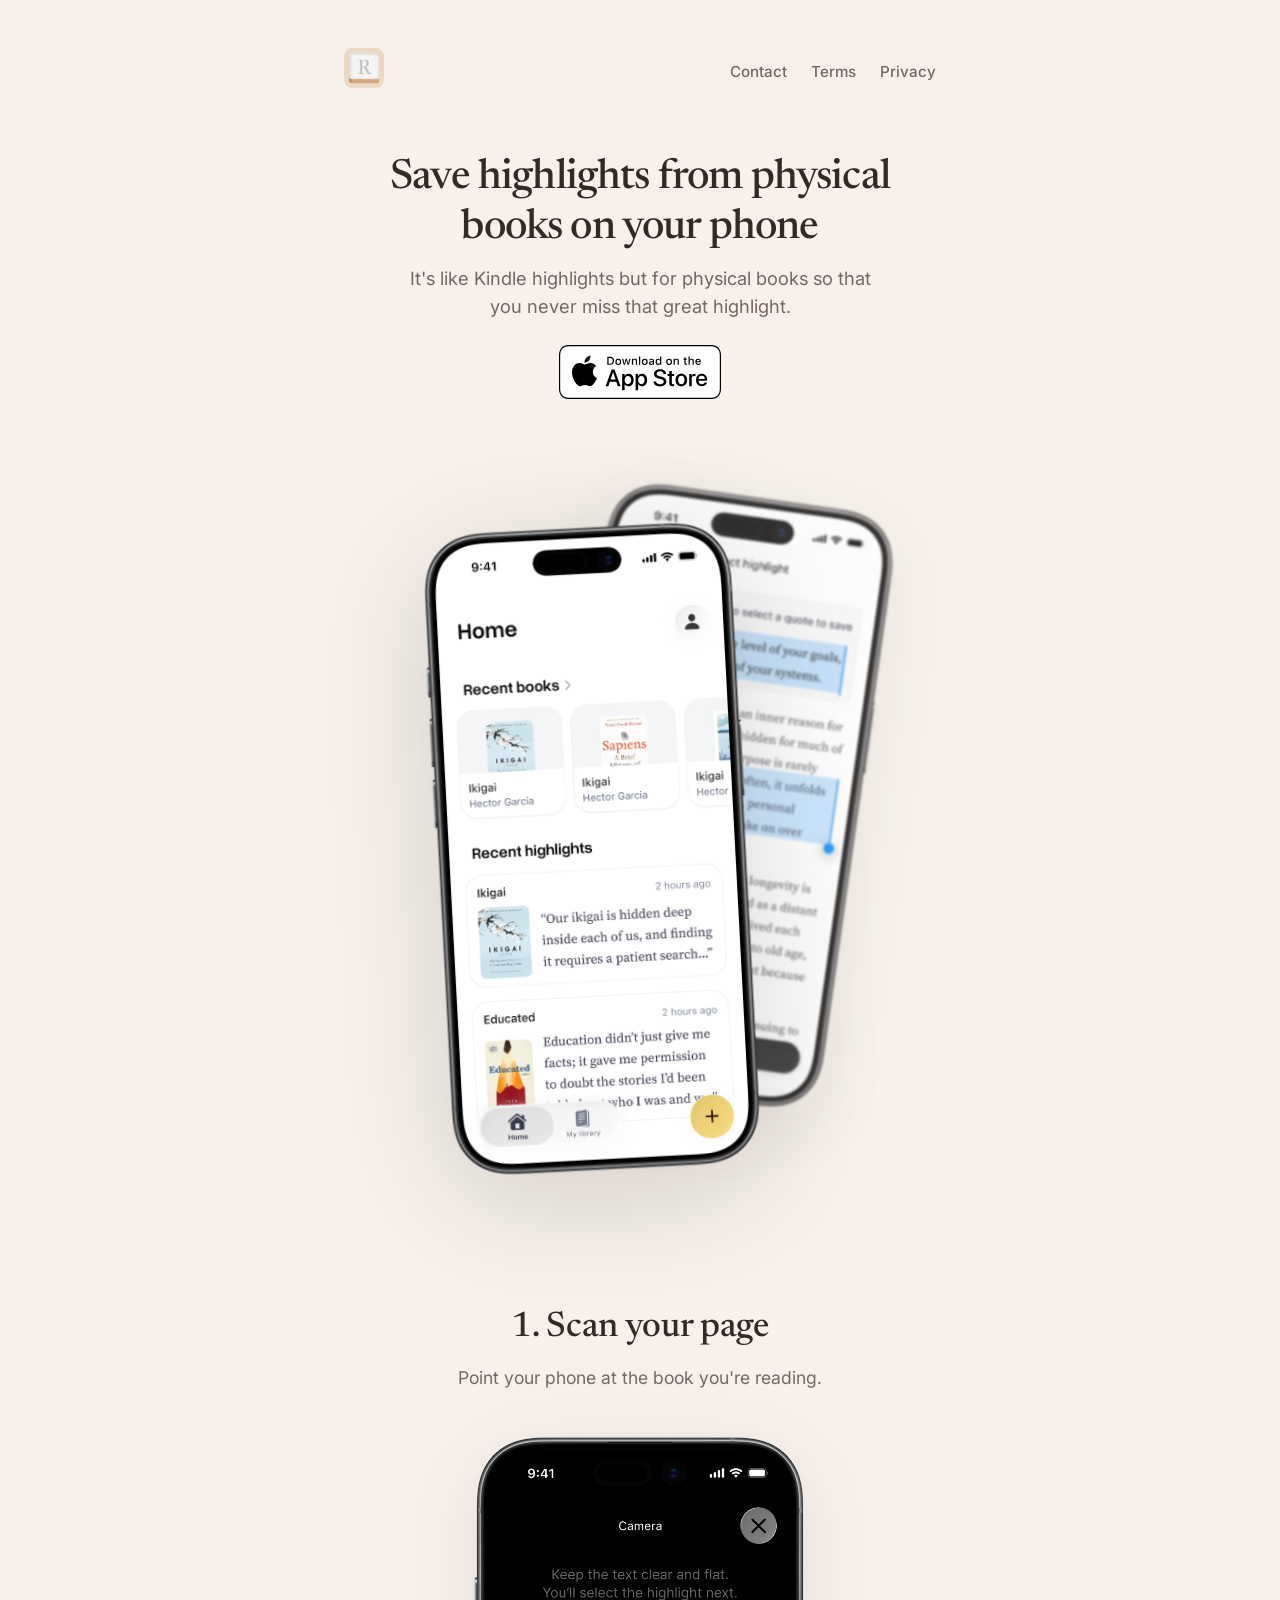
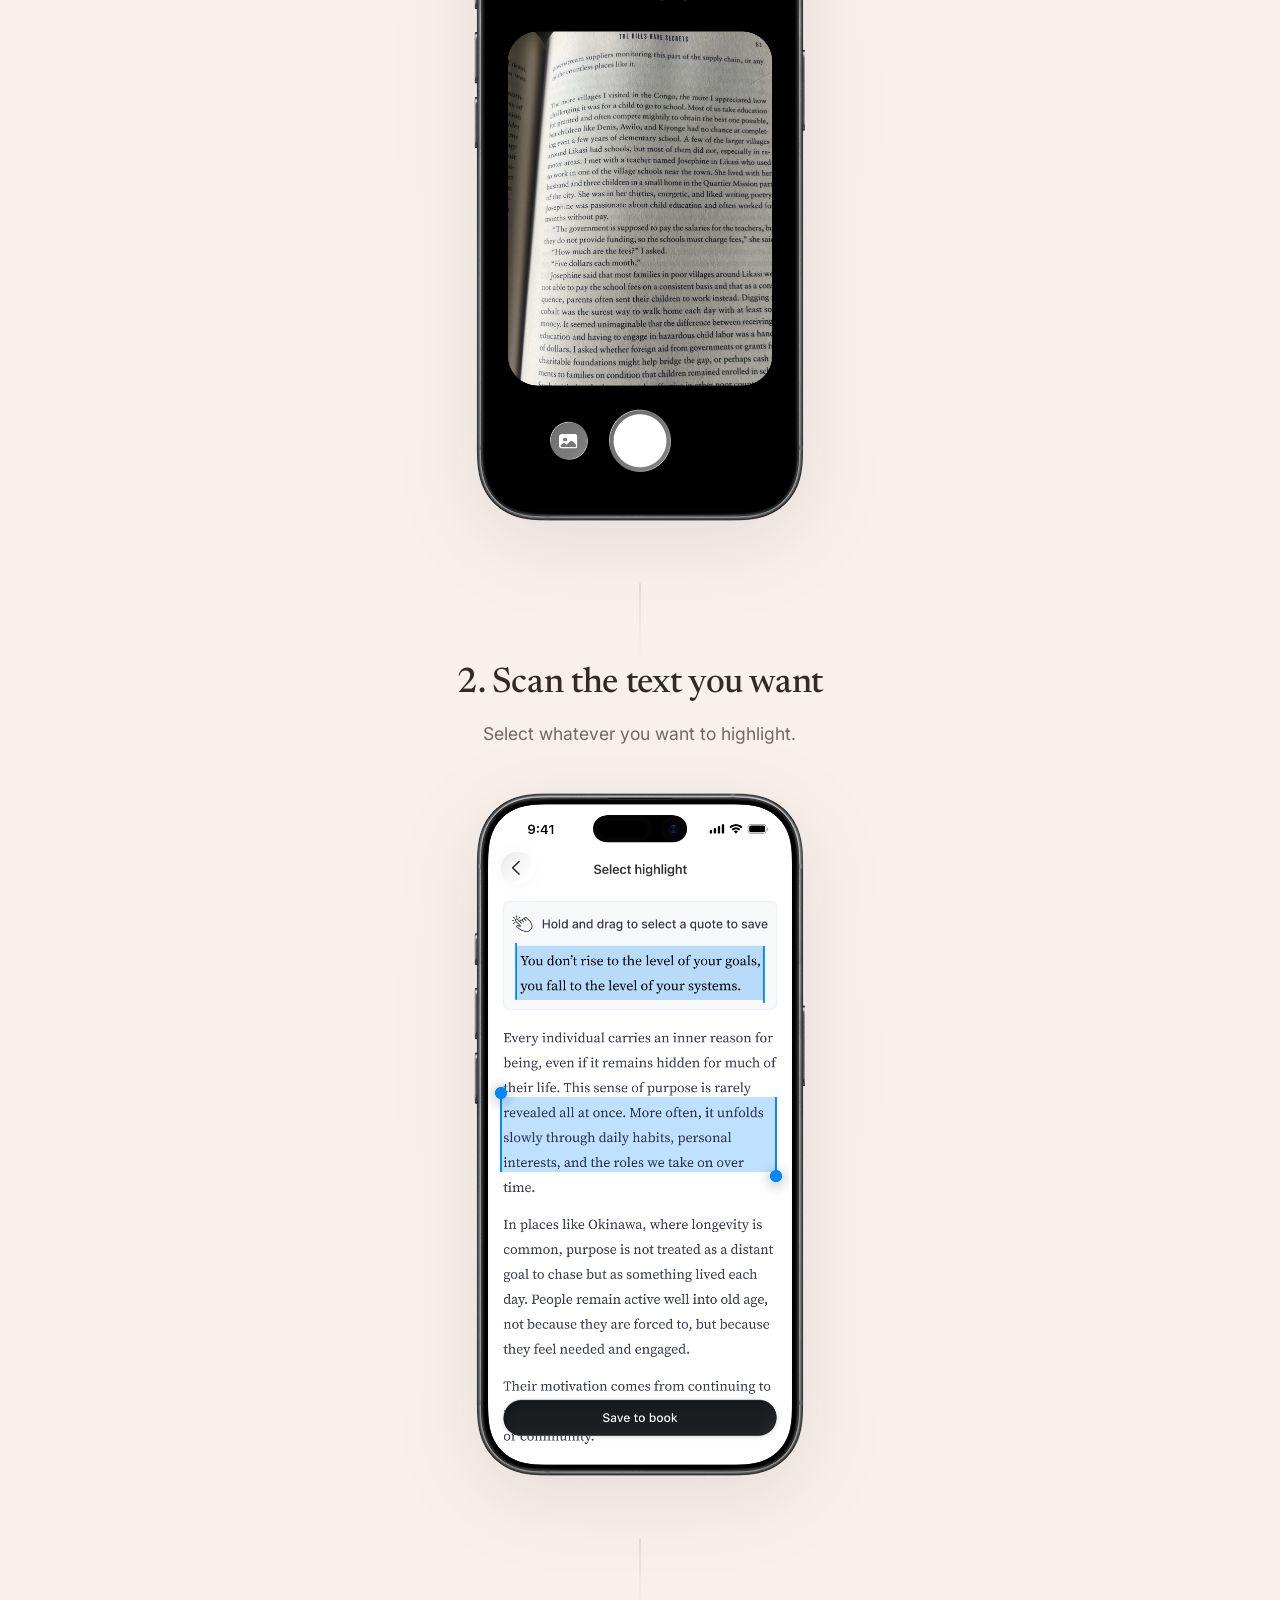
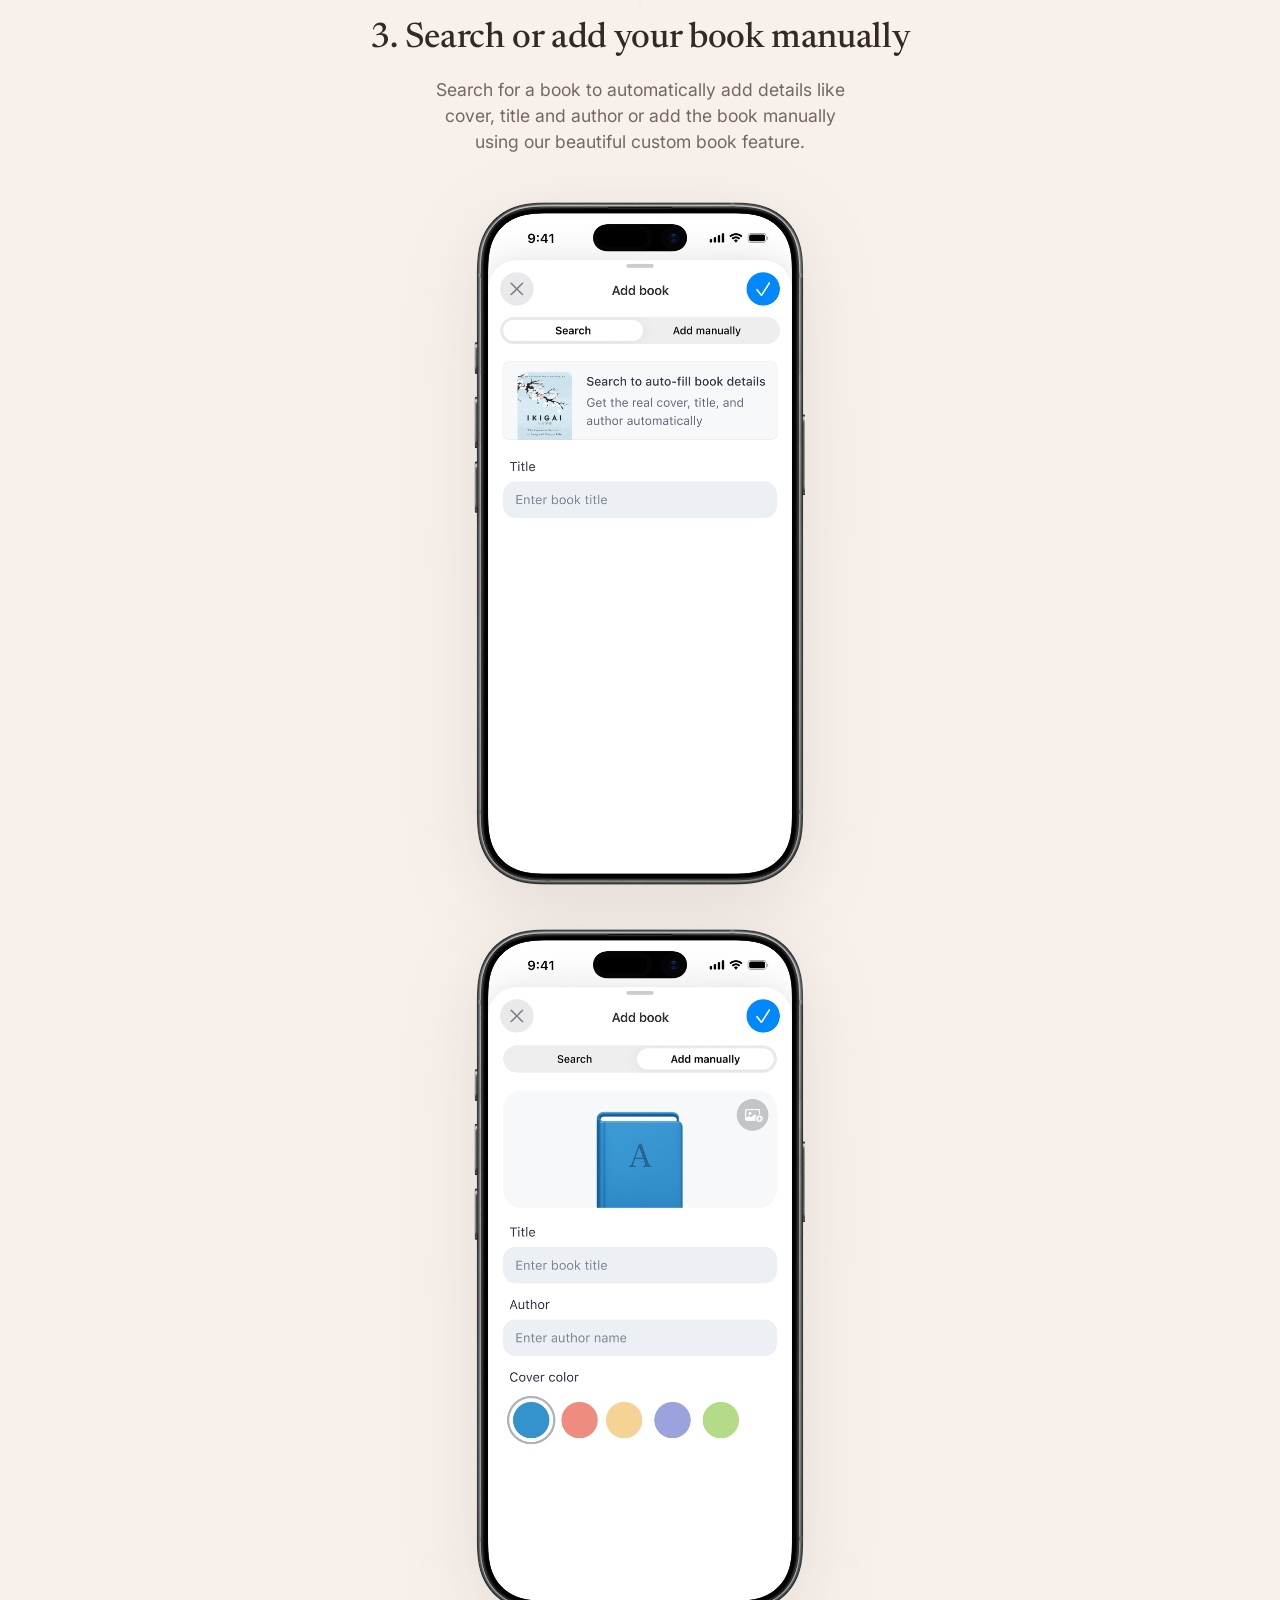
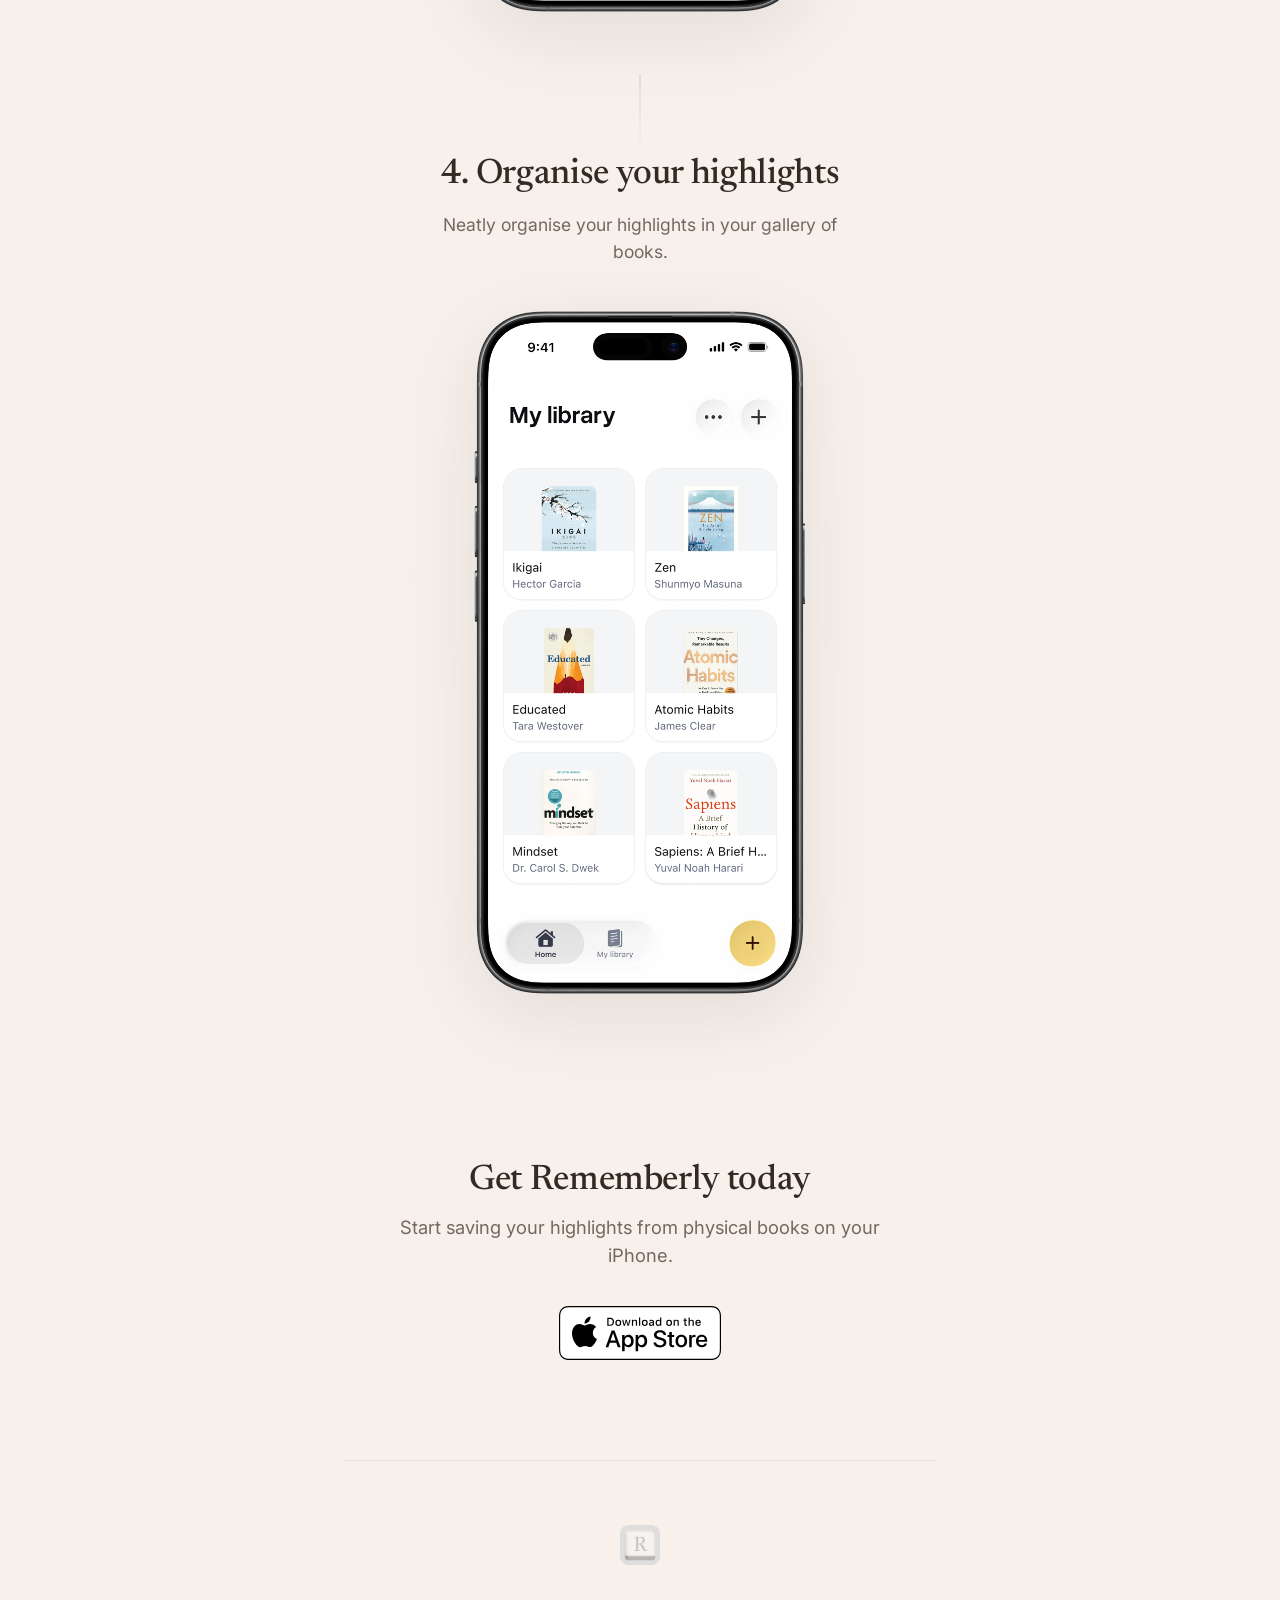
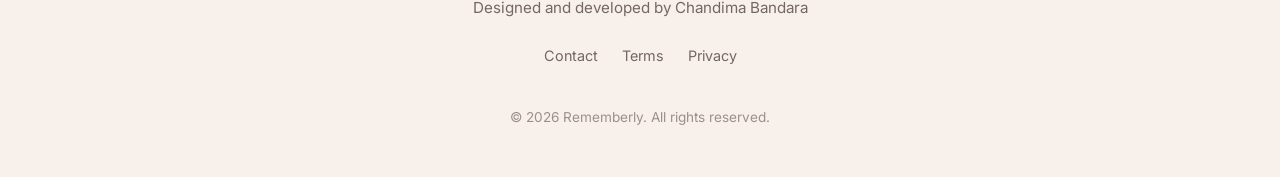
<file: index.html>
<!DOCTYPE html>
<html lang="en">
<head>
    <meta charset="UTF-8">
    <meta name="viewport" content="width=device-width, initial-scale=1.0">
    <title>Rememberly | Never lose a great quote again.</title>
    <meta name="theme-color" content="#ffffff">
    <link rel="stylesheet" href="style.css">
    
    <!-- Google Fonts: Newsreader for a premium, bookish feel to match our sepia reading app, Inter for clean modern SaaS body text -->
    <link rel="preconnect" href="https://fonts.googleapis.com">
    <link rel="preconnect" href="https://fonts.gstatic.com" crossorigin>
    <link href="https://fonts.googleapis.com/css2?family=Inter:wght@400;500;600&family=Newsreader:opsz,wght@6..72,400;6..72,500;6..72,600&display=swap" rel="stylesheet">
    <link rel="apple-touch-icon" sizes="180x180" href="assets/favicon/apple-touch-icon.png">
    <link rel="icon" type="image/png" sizes="32x32" href="assets/favicon/favicon-32x32.png">
    <link rel="icon" type="image/png" sizes="16x16" href="assets/favicon/favicon-16x16.png">
    <link rel="manifest" href="assets/favicon/site.webmanifest">
    <link rel="shortcut icon" href="assets/favicon/favicon.ico">
</head>
<body>
    <div class="content-wrapper">
        <header class="navbar">
            <a href="index.html">
                <img src="assets/rememberly-company-logo.png" alt="Rememberly Logo" class="brand-logo">
            </a>
            <nav class="nav-links">

                <a href="contact.html" class="nav-item">Contact</a>
                <a href="terms.html" class="nav-item">Terms</a>
                <a href="privacy-policy.html" class="nav-item">Privacy</a>
            </nav>
        </header>

        <main>
            <section class="hero">
                <div class="hero-text">
                    <h1>Save highlights from physical books on your phone</h1>
                    <p class="subheading">It's like Kindle highlights but for physical books so that you never miss that great highlight.</p>
                    <a href="https://apps.apple.com/us/app/rememberly-save-highlights/id6762345678" target="_blank" rel="noopener noreferrer" class="appstore-link">
                        <img src="assets/appstore-icon.svg" alt="Download on the App Store" class="appstore-badge">
                    </a>
                </div>
                
                <div class="hero-visual hero-visual-stacked">
                    <img src="assets/screens/1.2-select-highlight.png" alt="Rememberly App Background Mockup" class="app-mockup mock-back">
                    <img src="assets/hero-mock.png" alt="Rememberly App Foreground Mockup" class="app-mockup mock-front">
                </div>
            </section>

            <section class="how-it-works">
                <div class="timeline-step">
                    <div class="step-content">
                        <h2 class="step-title">1. Scan your page</h2>
                        <p class="step-description">Point your phone at the book you're reading.</p>
                    </div>
                    <div class="step-visual">
                        <img src="assets/screens/1.0-scan.png" alt="Rememberly app scanning a page" class="step-mockup">
                    </div>
                </div>

                <div class="timeline-step">
                    <div class="step-content">
                        <h2 class="step-title">2. Scan the text you want</h2>
                        <p class="step-description">Select whatever you want to highlight.</p>
                    </div>
                    <div class="step-visual">
                        <img src="assets/screens/1.2-select-highlight.png" alt="Select whatever you want to highlight" class="step-mockup">
                    </div>
                </div>

                <div class="timeline-step">
                    <div class="step-content">
                        <h2 class="step-title">3. Search or add your book manually</h2>
                        <p class="step-description">Search for a book to automatically add details like cover, title and author or add the book manually using our beautiful custom book feature.</p>
                    </div>
                    <div class="step-visual step-visual-stacked">
                        <img src="assets/screens/1.3.1-search-book.png" alt="Search for a book" class="step-mockup">
                        <img src="assets/screens/1.3.2-add-manually.png" alt="Add book manually" class="step-mockup">
                    </div>
                </div>

                <div class="timeline-step">
                    <div class="step-content">
                        <h2 class="step-title">4. Organise your highlights</h2>
                        <p class="step-description">Neatly organise your highlights in your gallery of books.</p>
                    </div>
                    <div class="step-visual">
                        <img src="assets/screens/1.4-my-library.png" alt="Organise your highlights in your library" class="step-mockup">
                    </div>
                </div>
            </section>

            <section class="waitlist-cta" id="download">
                <div class="waitlist-text">
                    <h2 class="waitlist-title">Get Rememberly today</h2>
                    <p class="subheading">Start saving your highlights from physical books on your iPhone.</p>
                </div>
                <a href="https://apps.apple.com/us/app/rememberly-save-highlights/id6762345678" target="_blank" rel="noopener noreferrer" class="appstore-link">
                    <img src="assets/appstore-icon.svg" alt="Download on the App Store" class="appstore-badge">
                </a>
            </section>
        </main>

        <footer class="footer">
            <a href="index.html">
                <img src="assets/rememberly-company-logo.png" alt="Rememberly Logo" class="brand-logo footer-logo">
            </a>
            <p class="footer-text">Designed and developed by Chandima Bandara</p>
            <nav class="footer-links">

                <a href="contact.html" class="footer-item">Contact</a>
                <a href="terms.html" class="footer-item">Terms</a>
                <a href="privacy-policy.html" class="footer-item">Privacy</a>
            </nav>
            <p class="footer-copyright">&copy; 2026 Rememberly. All rights reserved.</p>
        </footer>
    </div>
</body>
</html>
</file>
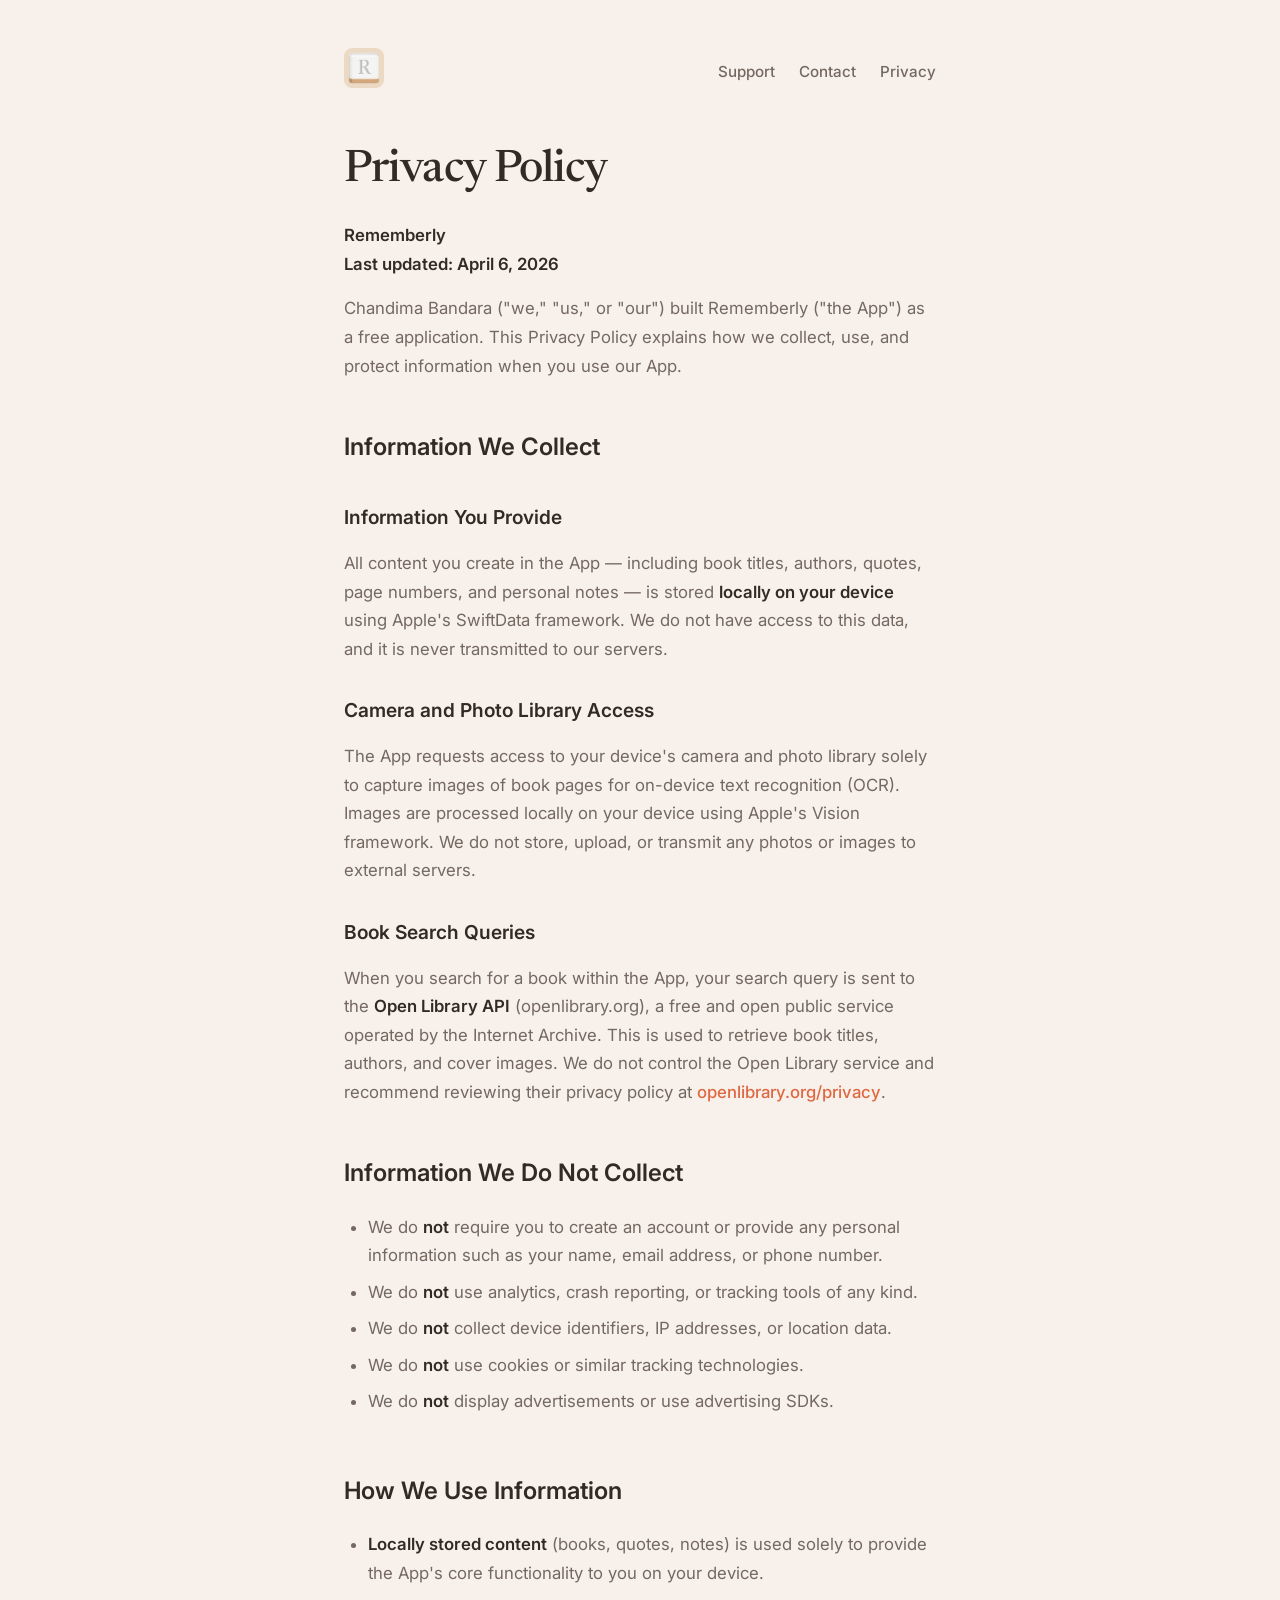
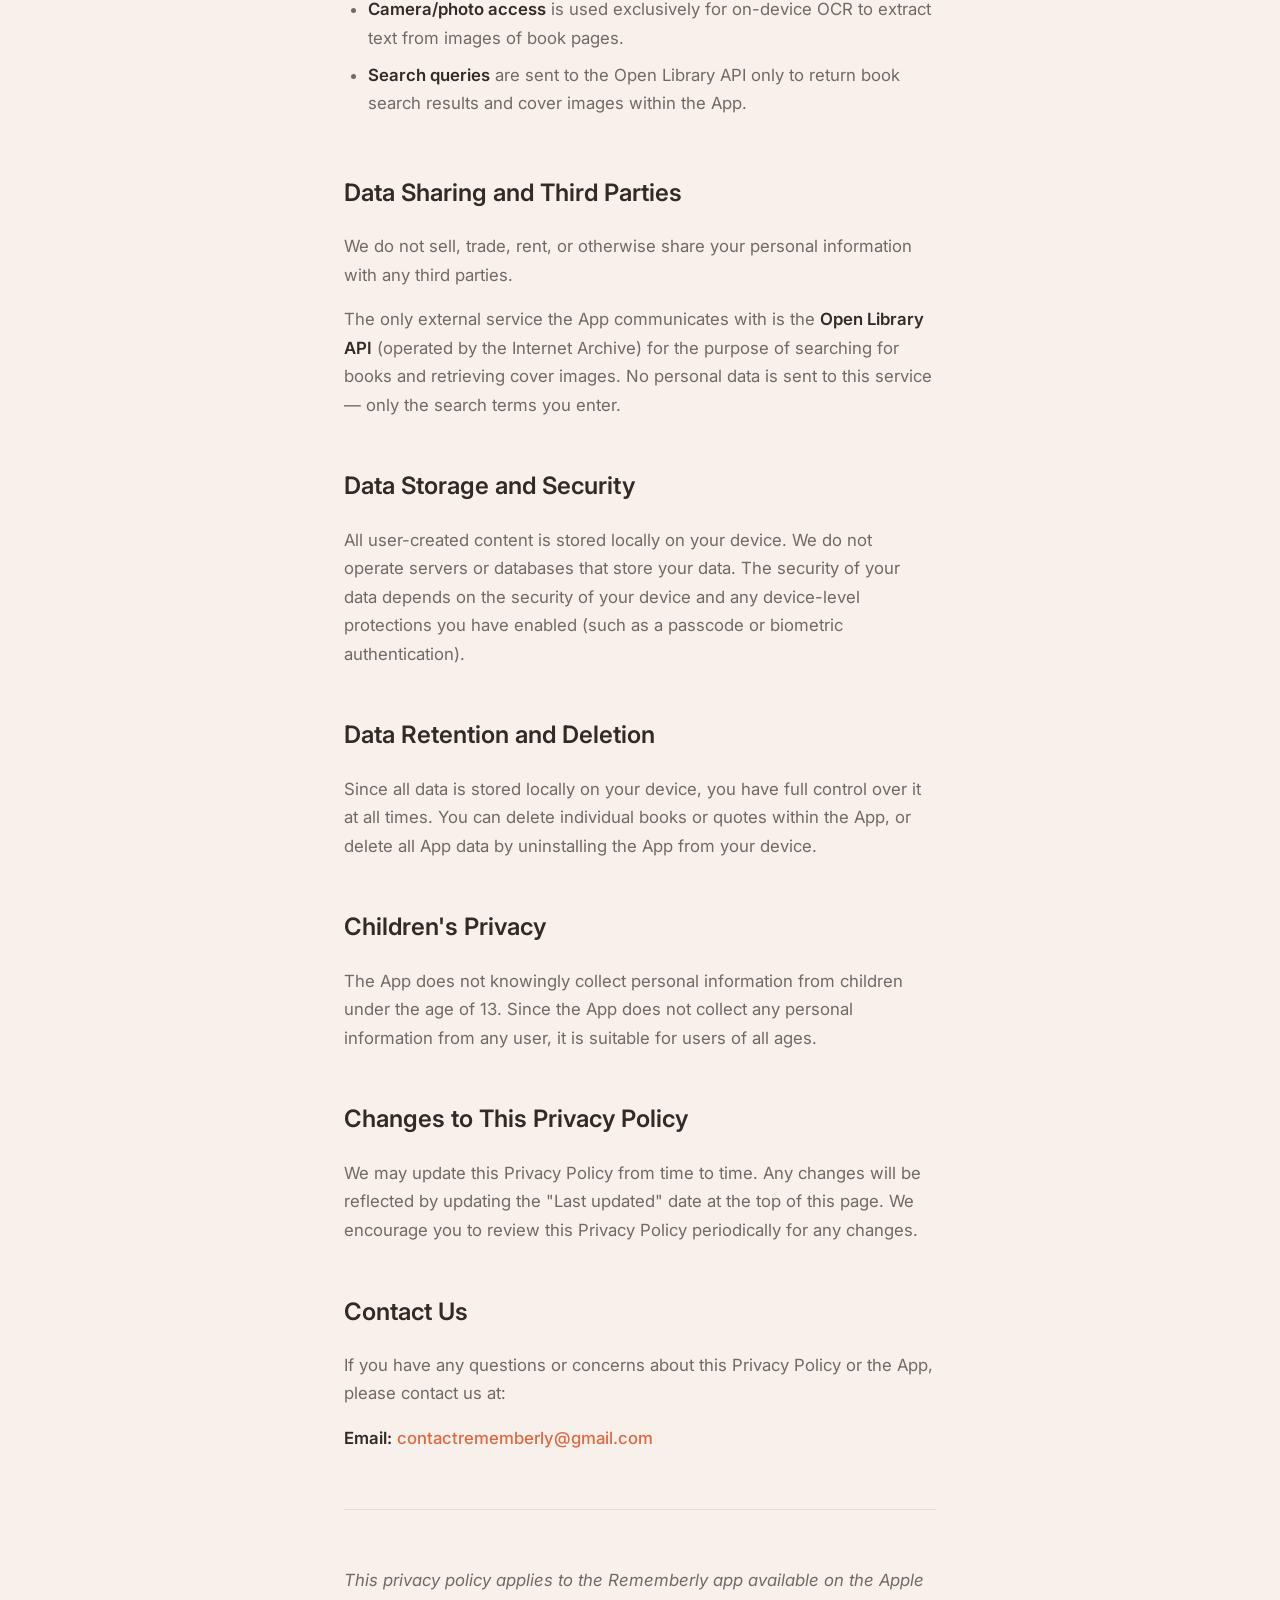
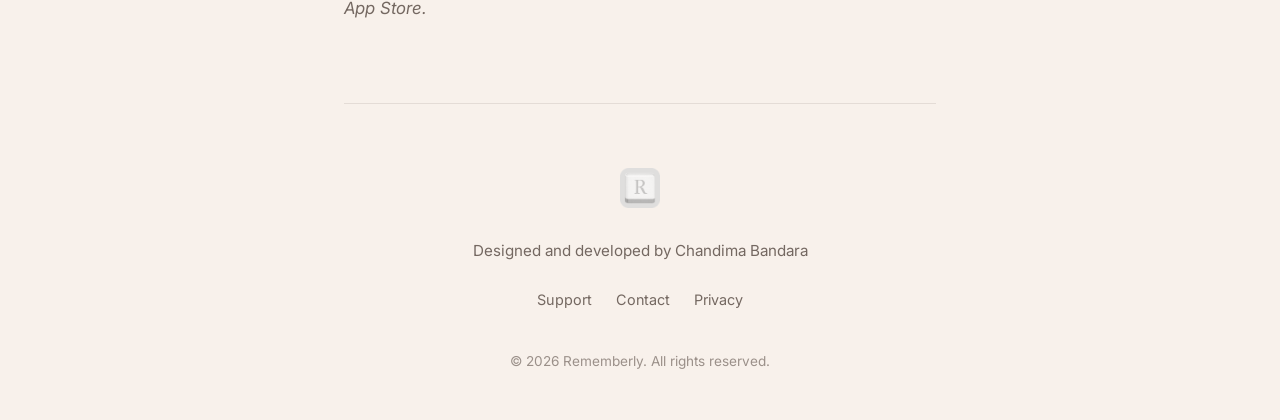
<file: privacy-policy/index.html>
<!DOCTYPE html>
<html lang="en">
<head>
    <meta charset="UTF-8">
    <meta name="viewport" content="width=device-width, initial-scale=1.0">
    <title>Privacy Policy | Rememberly</title>
    <meta name="theme-color" content="#ffffff">
    <link rel="stylesheet" href="../style.css">
    
    <!-- Google Fonts: Newsreader for a premium, bookish feel to match our sepia reading app, Inter for clean modern SaaS body text -->
    <link rel="preconnect" href="https://fonts.googleapis.com">
    <link rel="preconnect" href="https://fonts.gstatic.com" crossorigin>
    <link href="https://fonts.googleapis.com/css2?family=Inter:wght@400;500;600&family=Newsreader:opsz,wght@6..72,400;6..72,500;6..72,600&display=swap" rel="stylesheet">
    <link rel="apple-touch-icon" sizes="180x180" href="../assets/favicon/apple-touch-icon.png">
    <link rel="icon" type="image/png" sizes="32x32" href="../assets/favicon/favicon-32x32.png">
    <link rel="icon" type="image/png" sizes="16x16" href="../assets/favicon/favicon-16x16.png">
    <link rel="manifest" href="../assets/favicon/site.webmanifest">
    <link rel="shortcut icon" href="../assets/favicon/favicon.ico">
</head>
<body>
    <div class="content-wrapper">
        <header class="navbar">
            <a href="../">
                <img src="../assets/rememberly-company-logo.png" alt="Rememberly Logo" class="brand-logo">
            </a>
            <nav class="nav-links">
                <a href="../#support" class="nav-item">Support</a>
                <a href="../#contact" class="nav-item">Contact</a>
                <a href="./" class="nav-item">Privacy</a>
            </nav>
        </header>

        <main>
            <div class="legal-content">
                <h1>Privacy Policy</h1>
                
                <p><strong>Rememberly</strong><br>
                <strong>Last updated: April 6, 2026</strong></p>
                
                <p>Chandima Bandara ("we," "us," or "our") built Rememberly ("the App") as a free application. This Privacy Policy explains how we collect, use, and protect information when you use our App.</p>
                
                <h2>Information We Collect</h2>
                
                <h3>Information You Provide</h3>
                <p>All content you create in the App — including book titles, authors, quotes, page numbers, and personal notes — is stored <strong>locally on your device</strong> using Apple's SwiftData framework. We do not have access to this data, and it is never transmitted to our servers.</p>
                
                <h3>Camera and Photo Library Access</h3>
                <p>The App requests access to your device's camera and photo library solely to capture images of book pages for on-device text recognition (OCR). Images are processed locally on your device using Apple's Vision framework. We do not store, upload, or transmit any photos or images to external servers.</p>
                
                <h3>Book Search Queries</h3>
                <p>When you search for a book within the App, your search query is sent to the <strong>Open Library API</strong> (openlibrary.org), a free and open public service operated by the Internet Archive. This is used to retrieve book titles, authors, and cover images. We do not control the Open Library service and recommend reviewing their privacy policy at <a href="https://openlibrary.org/privacy" target="_blank">openlibrary.org/privacy</a>.</p>
                
                <h2>Information We Do Not Collect</h2>
                <ul>
                    <li>We do <strong>not</strong> require you to create an account or provide any personal information such as your name, email address, or phone number.</li>
                    <li>We do <strong>not</strong> use analytics, crash reporting, or tracking tools of any kind.</li>
                    <li>We do <strong>not</strong> collect device identifiers, IP addresses, or location data.</li>
                    <li>We do <strong>not</strong> use cookies or similar tracking technologies.</li>
                    <li>We do <strong>not</strong> display advertisements or use advertising SDKs.</li>
                </ul>
                
                <h2>How We Use Information</h2>
                <ul>
                    <li><strong>Locally stored content</strong> (books, quotes, notes) is used solely to provide the App's core functionality to you on your device.</li>
                    <li><strong>Camera/photo access</strong> is used exclusively for on-device OCR to extract text from images of book pages.</li>
                    <li><strong>Search queries</strong> are sent to the Open Library API only to return book search results and cover images within the App.</li>
                </ul>
                
                <h2>Data Sharing and Third Parties</h2>
                <p>We do not sell, trade, rent, or otherwise share your personal information with any third parties.</p>
                <p>The only external service the App communicates with is the <strong>Open Library API</strong> (operated by the Internet Archive) for the purpose of searching for books and retrieving cover images. No personal data is sent to this service — only the search terms you enter.</p>
                
                <h2>Data Storage and Security</h2>
                <p>All user-created content is stored locally on your device. We do not operate servers or databases that store your data. The security of your data depends on the security of your device and any device-level protections you have enabled (such as a passcode or biometric authentication).</p>
                
                <h2>Data Retention and Deletion</h2>
                <p>Since all data is stored locally on your device, you have full control over it at all times. You can delete individual books or quotes within the App, or delete all App data by uninstalling the App from your device.</p>
                
                <h2>Children's Privacy</h2>
                <p>The App does not knowingly collect personal information from children under the age of 13. Since the App does not collect any personal information from any user, it is suitable for users of all ages.</p>
                
                <h2>Changes to This Privacy Policy</h2>
                <p>We may update this Privacy Policy from time to time. Any changes will be reflected by updating the "Last updated" date at the top of this page. We encourage you to review this Privacy Policy periodically for any changes.</p>
                
                <h2>Contact Us</h2>
                <p>If you have any questions or concerns about this Privacy Policy or the App, please contact us at:</p>
                <p><strong>Email:</strong> <a href="mailto:contactrememberly@gmail.com">contactrememberly@gmail.com</a></p>
                
                <hr>
                
                <p><em>This privacy policy applies to the Rememberly app available on the Apple App Store.</em></p>
            </div>
        </main>

        <footer class="footer">
            <a href="../">
                <img src="../assets/rememberly-company-logo.png" alt="Rememberly Logo" class="brand-logo footer-logo">
            </a>
            <p class="footer-text">Designed and developed by Chandima Bandara</p>
            <nav class="footer-links">
                <a href="../#support" class="footer-item">Support</a>
                <a href="../#contact" class="footer-item">Contact</a>
                <a href="./" class="footer-item">Privacy</a>
            </nav>
            <p class="footer-copyright">&copy; 2026 Rememberly. All rights reserved.</p>
        </footer>
    </div>
</body>
</html>
</file>
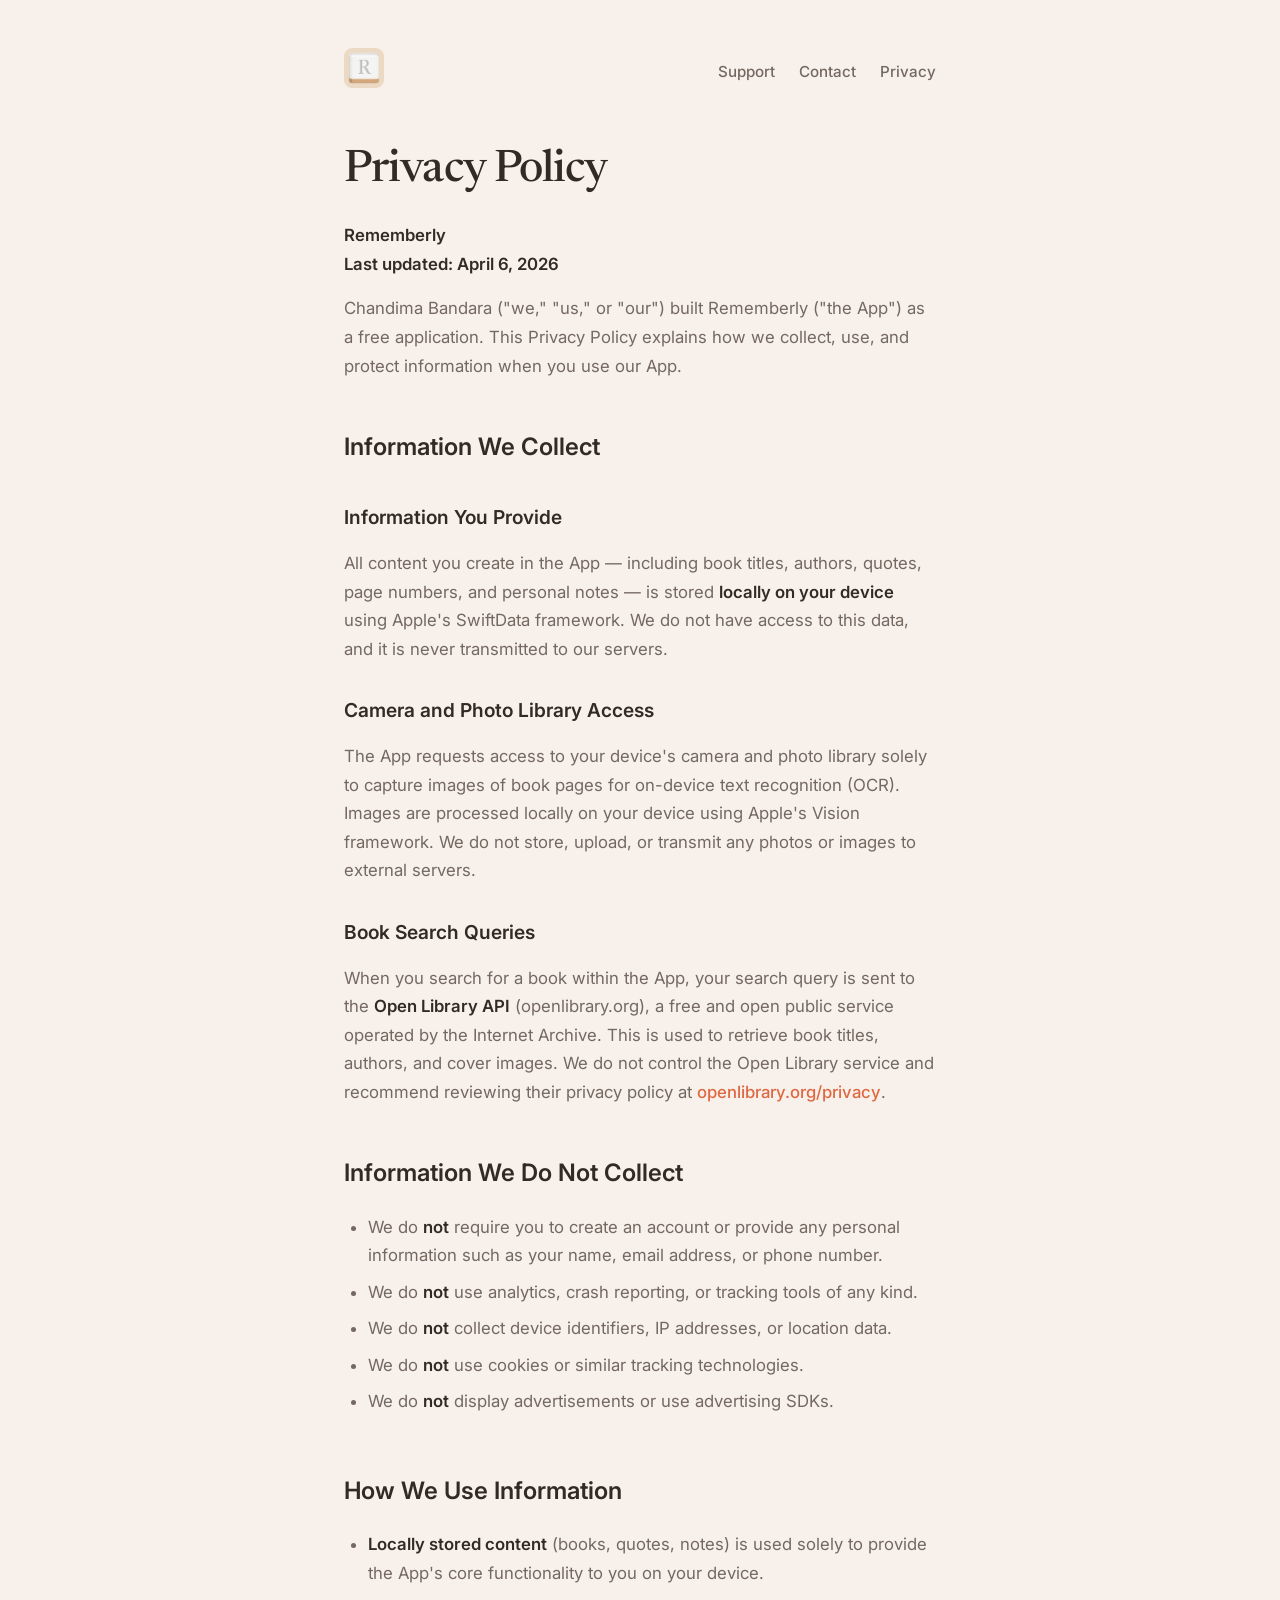
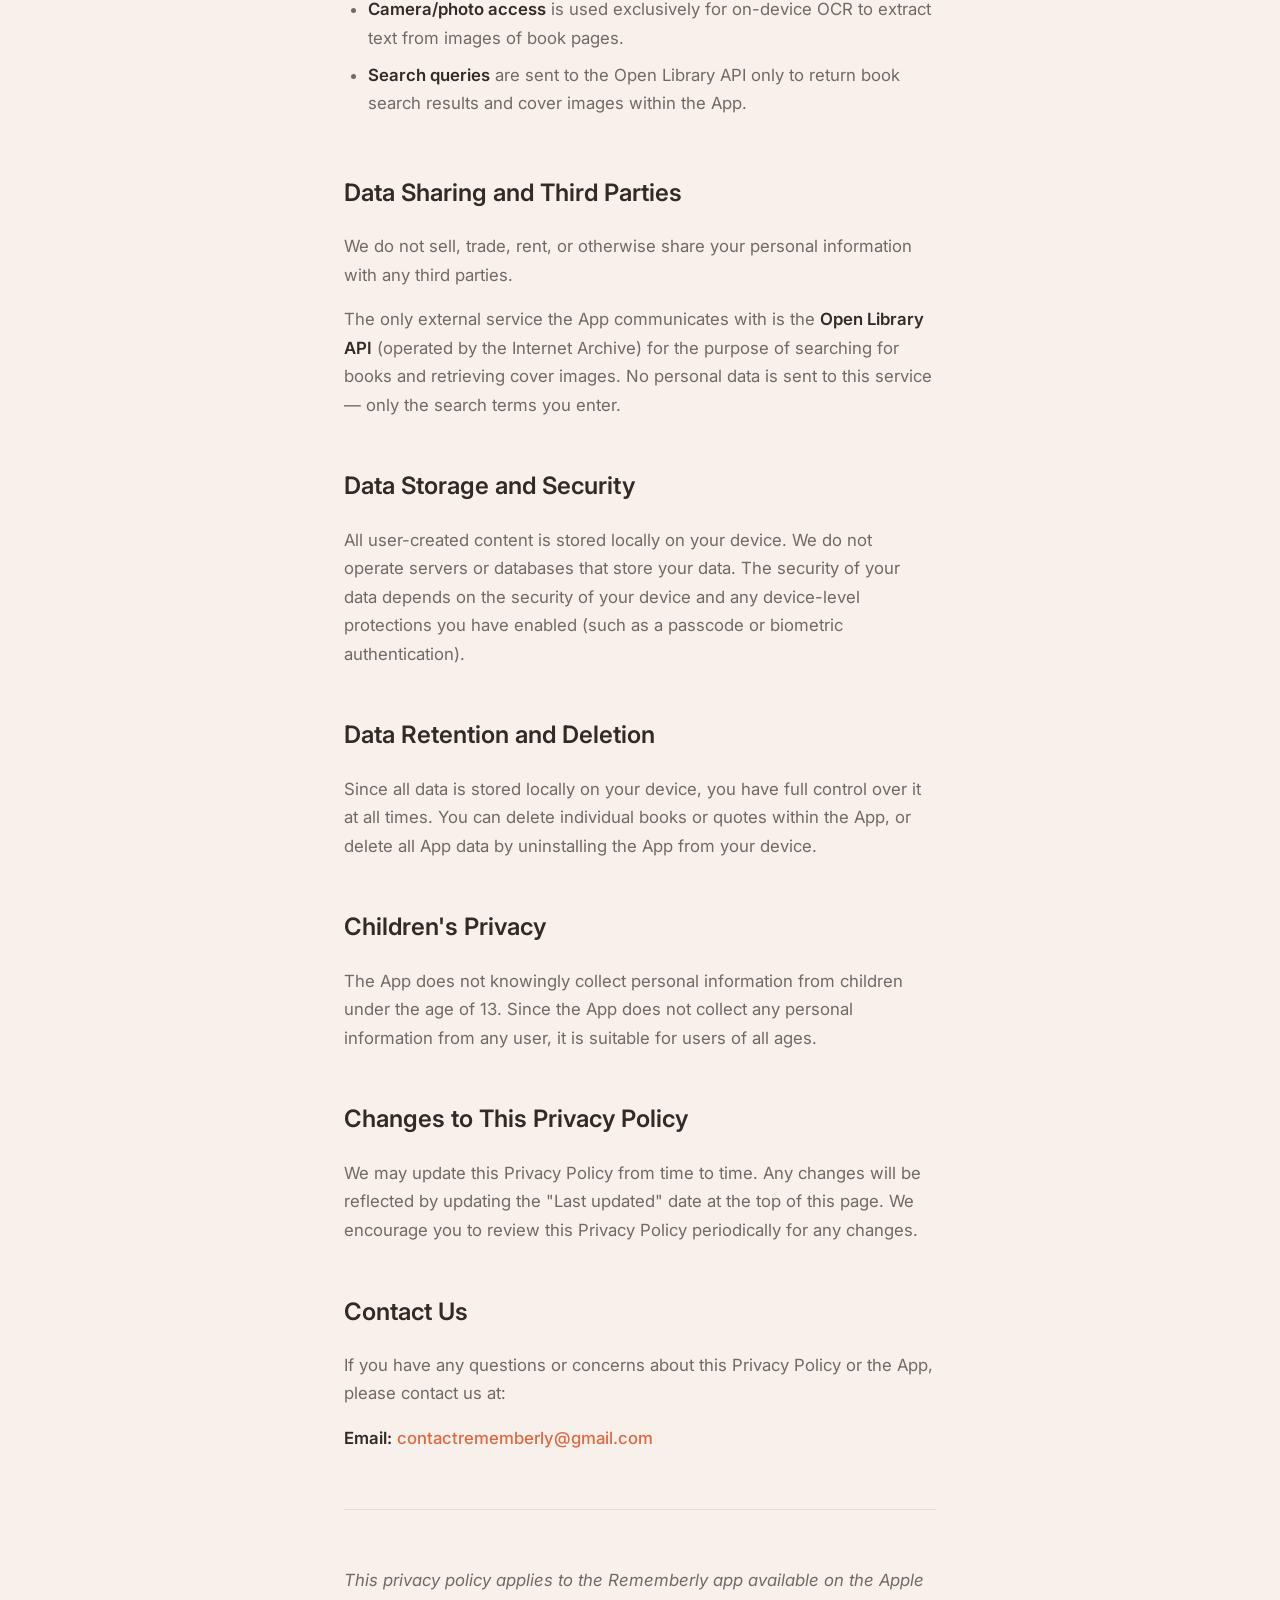
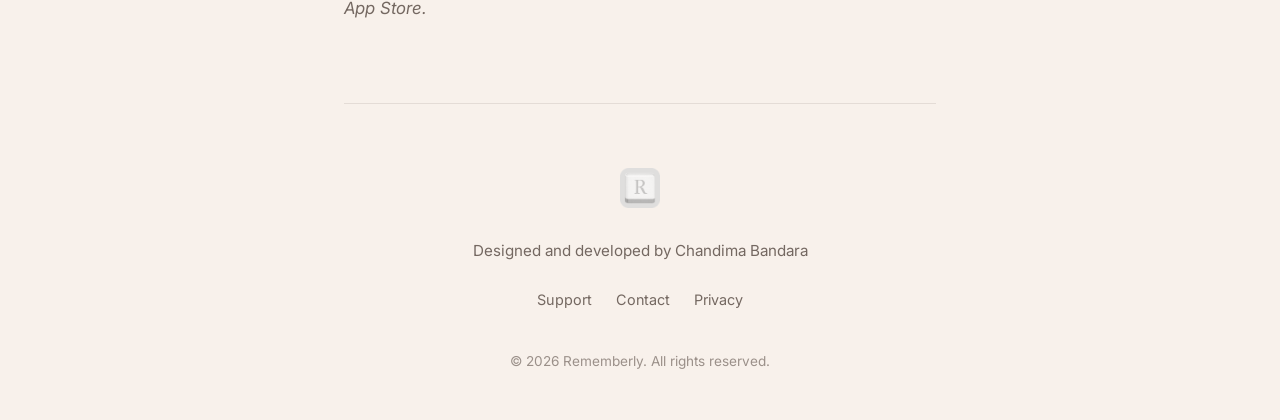
<file: privacy.html>
<!DOCTYPE html>
<html lang="en">
<head>
    <meta charset="UTF-8">
    <meta name="viewport" content="width=device-width, initial-scale=1.0">
    <title>Privacy Policy | Rememberly</title>
    <meta name="theme-color" content="#ffffff">
    <link rel="stylesheet" href="style.css">
    
    <!-- Google Fonts: Newsreader for a premium, bookish feel to match our sepia reading app, Inter for clean modern SaaS body text -->
    <link rel="preconnect" href="https://fonts.googleapis.com">
    <link rel="preconnect" href="https://fonts.gstatic.com" crossorigin>
    <link href="https://fonts.googleapis.com/css2?family=Inter:wght@400;500;600&family=Newsreader:opsz,wght@6..72,400;6..72,500;6..72,600&display=swap" rel="stylesheet">
    <link rel="apple-touch-icon" sizes="180x180" href="assets/favicon/apple-touch-icon.png">
    <link rel="icon" type="image/png" sizes="32x32" href="assets/favicon/favicon-32x32.png">
    <link rel="icon" type="image/png" sizes="16x16" href="assets/favicon/favicon-16x16.png">
    <link rel="manifest" href="assets/favicon/site.webmanifest">
    <link rel="shortcut icon" href="assets/favicon/favicon.ico">
</head>
<body>
    <div class="content-wrapper">
        <header class="navbar">
            <a href="index.html">
                <img src="assets/rememberly-company-logo.png" alt="Rememberly Logo" class="brand-logo">
            </a>
            <nav class="nav-links">
                <a href="index.html#support" class="nav-item">Support</a>
                <a href="index.html#contact" class="nav-item">Contact</a>
                <a href="privacy.html" class="nav-item">Privacy</a>
            </nav>
        </header>

        <main>
            <div class="legal-content">
                <h1>Privacy Policy</h1>
                
                <p><strong>Rememberly</strong><br>
                <strong>Last updated: April 6, 2026</strong></p>
                
                <p>Chandima Bandara ("we," "us," or "our") built Rememberly ("the App") as a free application. This Privacy Policy explains how we collect, use, and protect information when you use our App.</p>
                
                <h2>Information We Collect</h2>
                
                <h3>Information You Provide</h3>
                <p>All content you create in the App — including book titles, authors, quotes, page numbers, and personal notes — is stored <strong>locally on your device</strong> using Apple's SwiftData framework. We do not have access to this data, and it is never transmitted to our servers.</p>
                
                <h3>Camera and Photo Library Access</h3>
                <p>The App requests access to your device's camera and photo library solely to capture images of book pages for on-device text recognition (OCR). Images are processed locally on your device using Apple's Vision framework. We do not store, upload, or transmit any photos or images to external servers.</p>
                
                <h3>Book Search Queries</h3>
                <p>When you search for a book within the App, your search query is sent to the <strong>Open Library API</strong> (openlibrary.org), a free and open public service operated by the Internet Archive. This is used to retrieve book titles, authors, and cover images. We do not control the Open Library service and recommend reviewing their privacy policy at <a href="https://openlibrary.org/privacy" target="_blank">openlibrary.org/privacy</a>.</p>
                
                <h2>Information We Do Not Collect</h2>
                <ul>
                    <li>We do <strong>not</strong> require you to create an account or provide any personal information such as your name, email address, or phone number.</li>
                    <li>We do <strong>not</strong> use analytics, crash reporting, or tracking tools of any kind.</li>
                    <li>We do <strong>not</strong> collect device identifiers, IP addresses, or location data.</li>
                    <li>We do <strong>not</strong> use cookies or similar tracking technologies.</li>
                    <li>We do <strong>not</strong> display advertisements or use advertising SDKs.</li>
                </ul>
                
                <h2>How We Use Information</h2>
                <ul>
                    <li><strong>Locally stored content</strong> (books, quotes, notes) is used solely to provide the App's core functionality to you on your device.</li>
                    <li><strong>Camera/photo access</strong> is used exclusively for on-device OCR to extract text from images of book pages.</li>
                    <li><strong>Search queries</strong> are sent to the Open Library API only to return book search results and cover images within the App.</li>
                </ul>
                
                <h2>Data Sharing and Third Parties</h2>
                <p>We do not sell, trade, rent, or otherwise share your personal information with any third parties.</p>
                <p>The only external service the App communicates with is the <strong>Open Library API</strong> (operated by the Internet Archive) for the purpose of searching for books and retrieving cover images. No personal data is sent to this service — only the search terms you enter.</p>
                
                <h2>Data Storage and Security</h2>
                <p>All user-created content is stored locally on your device. We do not operate servers or databases that store your data. The security of your data depends on the security of your device and any device-level protections you have enabled (such as a passcode or biometric authentication).</p>
                
                <h2>Data Retention and Deletion</h2>
                <p>Since all data is stored locally on your device, you have full control over it at all times. You can delete individual books or quotes within the App, or delete all App data by uninstalling the App from your device.</p>
                
                <h2>Children's Privacy</h2>
                <p>The App does not knowingly collect personal information from children under the age of 13. Since the App does not collect any personal information from any user, it is suitable for users of all ages.</p>
                
                <h2>Changes to This Privacy Policy</h2>
                <p>We may update this Privacy Policy from time to time. Any changes will be reflected by updating the "Last updated" date at the top of this page. We encourage you to review this Privacy Policy periodically for any changes.</p>
                
                <h2>Contact Us</h2>
                <p>If you have any questions or concerns about this Privacy Policy or the App, please contact us at:</p>
                <p><strong>Email:</strong> <a href="mailto:contactrememberly@gmail.com">contactrememberly@gmail.com</a></p>
                
                <hr>
                
                <p><em>This privacy policy applies to the Rememberly app available on the Apple App Store.</em></p>
            </div>
        </main>

        <footer class="footer">
            <a href="index.html">
                <img src="assets/rememberly-company-logo.png" alt="Rememberly Logo" class="brand-logo footer-logo">
            </a>
            <p class="footer-text">Designed and developed by Chandima Bandara</p>
            <nav class="footer-links">
                <a href="index.html#support" class="footer-item">Support</a>
                <a href="index.html#contact" class="footer-item">Contact</a>
                <a href="privacy.html" class="footer-item">Privacy</a>
            </nav>
            <p class="footer-copyright">&copy; 2026 Rememberly. All rights reserved.</p>
        </footer>
    </div>
</body>
</html>
</file>
<file: style.css>
/* Color Palette Variables */
:root {
    /* =========================================
       LAYER 1: PRIMITIVES
    ========================================= */
    --color-white: #FFFFFF;
    --color-black: #000000;
    
    /* Stone (Sepia/Warm Grey base) */
    --color-stone-50:  #FAF6F3;
    --color-stone-100: #F8F1EB;
    --color-stone-200: #EBE1D8;
    --color-stone-300: #E0D5CC;
    --color-stone-400: #A89D95;
    --color-stone-500: #8D8078;
    --color-stone-600: #746861;
    --color-stone-700: #574F49;
    --color-stone-800: #423B36;
    --color-stone-900: #332A24;
    
    /* Orange (Claude-like accent) */
    --color-orange-50:  #FFF5F1;
    --color-orange-100: #FCE8E1;
    --color-orange-200: #F8CBB8;
    --color-orange-300: #F5AA8B;
    --color-orange-400: #EE8A62;
    --color-orange-500: #DF6840;
    --color-orange-600: #C55631;
    --color-orange-700: #AA4525;
    --color-orange-800: #8D3A20;
    --color-orange-900: #753420;
    
    /* Red, Green, Blue, Yellow (For states) */
    --color-red-100: #FDE8E8;
    --color-red-500: #E02424; 
    --color-green-100: #DEF7EC;
    --color-green-500: #0E9F6E;
    --color-blue-100: #E1EFFE;
    --color-blue-500: #3F83F8;
    --color-yellow-100: #FDF6B2;
    --color-yellow-500: #E3A008;

    /* =========================================
       LAYER 2: SEMANTICS
    ========================================= */
    --neutral-50: var(--color-stone-50);
    --neutral-100: var(--color-stone-100);
    --neutral-200: var(--color-stone-200);
    --neutral-300: var(--color-stone-300);
    --neutral-400: var(--color-stone-400);
    --neutral-600: var(--color-stone-600);
    --neutral-900: var(--color-stone-900);

    --primary-100: var(--color-orange-100);
    --primary-500: var(--color-orange-500);
    --primary-600: var(--color-orange-600);
    --primary-700: var(--color-orange-700);
    
    --danger-100: var(--color-red-100);
    --danger-500: var(--color-red-500);
    --success-100: var(--color-green-100);
    --success-500: var(--color-green-500);
    --info-100: var(--color-blue-100);
    --info-500: var(--color-blue-500);
    --warning-100: var(--color-yellow-100);
    --warning-500: var(--color-yellow-500);

    /* =========================================
       LAYER 3: MAPPED / UI TOKENS
    ========================================= */
    /* Backgrounds & Surfaces */
    --bg-canvas: var(--neutral-100); 
    --bg-surface: var(--color-white); 
    --bg-surface-alt: var(--neutral-50);
    --bg-overlay: rgba(51, 42, 36, 0.4); 
    
    /* Text */
    --text-primary: var(--neutral-900);
    --text-secondary: var(--neutral-600);
    --text-placeholder: var(--neutral-400);
    --text-on-primary: var(--color-white);
    --text-danger: var(--danger-500);
    
    /* Borders */
    --border-subtle: var(--neutral-300);
    --border-danger: var(--danger-500);
    
    /* Forms */
    --bg-input: var(--neutral-50);
    --border-input: var(--neutral-300);
    --border-input-focus: var(--primary-500);
    
    /* Actions */
    --action-primary-default: var(--primary-500);
    --action-primary-hover: var(--primary-600);
    --action-primary-pressed: var(--primary-700);
    
    --action-secondary-default: var(--neutral-200);
    --action-secondary-hover: var(--neutral-300);
    
    --action-disabled-bg: var(--neutral-200);
    --action-disabled-text: var(--neutral-400);
    
    /* Design Tokens for Reusability */
    --radius-lg: 32px;
    --shadow-app: 0 20px 40px rgba(51, 42, 36, 0.1); 
    --shadow-subtle: 0 4px 8px rgba(51, 42, 36, 0.05);
}

* {
    margin: 0;
    padding: 0;
    box-sizing: border-box;
}

html, body {
    overflow-x: hidden;
    width: 100%;
}

body {
    background-color: var(--bg-canvas);
    color: var(--text-primary);
    font-family: 'Inter', -apple-system, BlinkMacSystemFont, "Segoe UI", Roboto, sans-serif;
    line-height: 1.6;
    -webkit-font-smoothing: antialiased;
}

/* Narrow Layout Wrapper 
   We keep maximum width strictly small (640px) to enforce a single-column SaaS layout.
   Everything is forced to center-align giving that premium, focused feel. */
.content-wrapper {
    max-width: 640px;
    margin: 0 auto;
    padding: 0 24px;
    display: flex;
    flex-direction: column;
    align-items: center; /* Center align all children including navbar */
    text-align: center;
}

/* Navbar */
.navbar {
    padding: 48px 0;
    width: 100%;
    display: flex;
    justify-content: space-between;
    align-items: center;
}

.brand-logo {
    height: 40px; /* Slightly smaller to fit nicely horizontally */
    width: auto;
    object-fit: contain;
}

.nav-links {
    display: flex;
    align-items: center;
    gap: 24px;
}

.nav-item {
    text-decoration: none;
    color: var(--text-secondary);
    font-size: 0.95rem;
    font-weight: 500;
    transition: color 0.2s ease;
}

.nav-item:hover {
    color: var(--text-primary);
}



/* Hero Section */
.hero {
    display: flex;
    flex-direction: column;
    align-items: center;
    gap: 90px;  /* Increased space between text block and image */
    padding-top: 10px;
    padding-bottom: 80px;
}

.hero-text {
    display: flex;
    flex-direction: column;
    align-items: center;
    gap: 12px; /* Close, tight gap for a premium editorial feel */
}

h1 {
    /* Newsreader gives a beautiful, editorial book feel */
    font-family: 'Newsreader', serif; 
    font-size: 2.6rem; /* Slightly reduced for the longer heading */
    font-weight: 500;
    line-height: 1.2;
    letter-spacing: -0.02em;
    color: var(--text-primary);
    text-wrap: balance; /* Modern CSS for better heading wrap */
}

.subheading {
    font-size: 1.15rem;
    color: var(--text-secondary);
    max-width: 480px; /* A bit narrower than the wrapper for better leading */
    line-height: 1.5;
}

.cta-button {
    display: inline-block;
    background-color: var(--action-primary-default);
    color: var(--text-on-primary);
    text-decoration: none;
    padding: 16px 36px;
    border-radius: 999px; /* Pill shape for premium feel */
    font-size: 1.05rem;
    font-weight: 500;
    transition: all 0.2s ease;
    box-shadow: 0 6px 16px rgba(223, 104, 64, 0.25);
    margin-top: 8px;
}

.cta-button:hover {
    background-color: var(--action-primary-hover);
    transform: translateY(-2px);
    box-shadow: 0 8px 24px rgba(223, 104, 64, 0.35);
}



.appstore-link {
    display: inline-block;
    margin-top: 12px;
    transition: transform 0.2s ease, opacity 0.2s ease;
}

.appstore-link:hover {
    transform: translateY(-2px);
    opacity: 0.9;
}

.appstore-badge {
    height: 54px; /* Standard App Store badge height */
    width: auto;
    display: block;
}

.hero-visual {
    width: 100%;
    display: flex;
    justify-content: center;
}

.hero-visual-stacked {
    position: relative;
    padding-bottom: 20px;
}

.app-mockup {
    width: 100%;
    max-width: 340px; /* Appropriate size for an iPhone mockup on a narrow site */
    height: auto;
    /* Soft shadow to lift it off the sepia background cleanly */
    filter: drop-shadow(var(--shadow-app));
}

.mock-back {
    position: absolute;
    z-index: 1;
    width: 85%;
    max-width: 300px;
    transform: translate(25%, 0%) rotate(8deg);
    opacity: 0.8;
    filter: blur(1px) drop-shadow(var(--shadow-app));
    transition: transform 0.4s cubic-bezier(0.175, 0.885, 0.32, 1.275), filter 0.4s ease, opacity 0.4s ease;
}

.mock-front {
    position: relative;
    z-index: 2;
    width: 100%;
    max-width: 320px;
    transform: translate(-15%, 5%) rotate(-3deg);
    filter: drop-shadow(0 25px 60px rgba(0,0,0,0.15));
    transition: transform 0.4s cubic-bezier(0.175, 0.885, 0.32, 1.275);
}

.hero-visual-stacked:hover .mock-back {
    transform: translate(32%, -5%) rotate(10deg) scale(1.02);
    filter: blur(0) drop-shadow(var(--shadow-app));
    opacity: 1;
}

.hero-visual-stacked:hover .mock-front {
    transform: translate(-18%, 2%) rotate(-5deg) scale(1.02);
}

/* How it works / Timeline Section */
.how-it-works {
    display: flex;
    flex-direction: column;
    padding: 64px 0 80px;
    width: 100%;
}

.timeline-step {
    display: flex;
    flex-direction: column;
    align-items: center;
    gap: 40px;
    text-align: center;
}

/* Timeline connector for when we append more steps */
.timeline-step::after {
    content: '';
    display: block;
    width: 2px;
    height: 80px;
    background: linear-gradient(to bottom, var(--text-secondary) 0%, transparent 100%);
    opacity: 0.15;
    margin-top: 16px;
    border-radius: 2px;
}

.timeline-step:last-child::after {
    display: none;
}

.step-content {
    display: flex;
    flex-direction: column;
    gap: 16px;
    align-items: center;
}

.step-title {
    font-family: 'Newsreader', serif;
    font-size: 2.2rem;
    font-weight: 500;
    color: var(--text-primary);
    line-height: 1.2;
    letter-spacing: -0.01em;
}

.step-description {
    font-size: 1.1rem;
    color: var(--text-secondary);
    max-width: 420px;
    line-height: 1.5;
}

.step-visual {
    width: 100%;
    display: flex;
    justify-content: center;
}

.step-visual-stacked {
    flex-direction: column;
    align-items: center;
    gap: 32px;
}

.step-mockup {
    width: 100%;
    max-width: 340px;
    height: auto;
    border-radius: var(--radius-lg);
    filter: drop-shadow(var(--shadow-app));
}

/* Waitlist CTA Card */
.waitlist-cta {
    width: 100%;
    padding: 80px 0 100px;
    display: flex;
    flex-direction: column;
    align-items: center;
    text-align: center;
    gap: 24px;
}

.waitlist-text {
    display: flex;
    flex-direction: column;
    align-items: center;
    gap: 12px;
}

.waitlist-title {
    font-family: 'Newsreader', serif;
    font-size: 2.2rem;
    font-weight: 500;
    color: var(--text-primary);
    line-height: 1.2;
    letter-spacing: -0.01em;
}



/* Footer */
.footer {
    width: 100%;
    padding: 64px 0 48px;
    display: flex;
    flex-direction: column;
    align-items: center;
    gap: 24px;
    border-top: 1px solid rgba(116, 104, 97, 0.15); /* very subtle borderline */
}

.footer-logo {
    opacity: 0.85; /* soft appearance for footer */
    filter: grayscale(100%);
    transition: all 0.2s ease;
}

.footer-logo:hover {
    opacity: 1;
    filter: grayscale(0%);
}

.footer-text {
    font-size: 0.95rem;
    font-weight: 400; /* Regular weight */
    color: var(--text-secondary);
}

.footer-links {
    display: flex;
    align-items: center;
    gap: 24px;
    flex-wrap: wrap;
    justify-content: center;
}

.footer-item {
    text-decoration: none;
    color: var(--text-secondary);
    font-size: 0.9rem;
    transition: color 0.2s ease;
}

.footer-item:hover {
    color: var(--text-primary);
}

.footer-copyright {
    font-size: 0.85rem;
    color: var(--text-secondary);
    opacity: 0.7;
    margin-top: 16px;
}

/* Responsive tweaks for smaller mobile devices */
@media (max-width: 480px) {
    h1 {
        font-size: 2.2rem;
        white-space: normal; /* Allow healthy wrapping on mobile width constraints */
        text-wrap: balance;
    }
    
    .hero {
        gap: 60px;
        padding-bottom: 40px;
    }

    .navbar {
        padding: 32px 0;
    }

    .step-title {
        font-size: 1.8rem;
    }

    .step-description {
        font-size: 1rem;
        padding: 0 16px;
    }

    .waitlist-title {
        font-size: 1.8rem;
    }



    .mock-back {
        max-width: 200px;
        transform: translate(20%, 0%) rotate(8deg);
    }
    
    .mock-front {
        max-width: 220px;
        transform: translate(-15%, 2%) rotate(-3deg);
    }

    .hero-visual-stacked:hover .mock-back,
    .hero-visual-stacked:active .mock-back {
        transform: translate(20%, 0%) rotate(8deg);
        filter: blur(1px) drop-shadow(var(--shadow-app));
        opacity: 0.8;
    }

    .hero-visual-stacked:hover .mock-front,
    .hero-visual-stacked:active .mock-front {
        transform: translate(-15%, 2%) rotate(-3deg);
    }

    .footer {
        padding: 48px 0 32px;
        gap: 20px;
    }
}

/* Documents & Legal Pages */
.legal-content {
    text-align: left;
    width: 100%;
    padding: 0 0 80px;
    display: flex;
    flex-direction: column;
    gap: 16px;
}

.legal-content h1 {
    font-family: 'Newsreader', serif;
    font-size: 2.8rem;
    margin-bottom: 8px;
    color: var(--text-primary);
    text-wrap: balance;
}

.legal-content h2 {
    font-family: 'Inter', sans-serif;
    font-size: 1.5rem;
    font-weight: 600;
    margin-top: 32px;
    margin-bottom: 4px;
    color: var(--text-primary);
}

.legal-content h3 {
    font-family: 'Inter', sans-serif;
    font-size: 1.2rem;
    font-weight: 600;
    margin-top: 16px;
    color: var(--text-primary);
}

.legal-content p, .legal-content ul, .legal-content li {
    font-size: 1.05rem;
    color: var(--text-secondary);
    line-height: 1.7;
}

.legal-content ul {
    padding-left: 24px;
    display: flex;
    flex-direction: column;
    gap: 8px;
    margin-bottom: 8px;
}

.legal-content strong {
    color: var(--text-primary);
    font-weight: 600;
}

.legal-content a {
    color: var(--action-primary-default);
    text-decoration: none;
    font-weight: 500;
}

.legal-content a:hover {
    text-decoration: underline;
}

.legal-content hr {
    border: none;
    border-top: 1px solid rgba(116, 104, 97, 0.15);
    margin: 40px 0;
}

@media (max-width: 480px) {
    .legal-content {
        padding: 0 0 40px;
    }
    .legal-content h1 {
        font-size: 2.2rem;
    }
    .legal-content h2 {
        font-size: 1.3rem;
        margin-top: 24px;
    }
    .legal-content p, .legal-content ul, .legal-content li {
        font-size: 1rem;
    }
}

/* Contact Page */
.contact-content {
    padding-top: 40px;
}

.legal-content .contact-cta-button {
    margin-top: 16px;
    color: var(--text-on-primary);
    align-self: flex-start;
}

.legal-content .contact-cta-button:hover {
    color: var(--text-on-primary);
    text-decoration: none;
}
</file>
